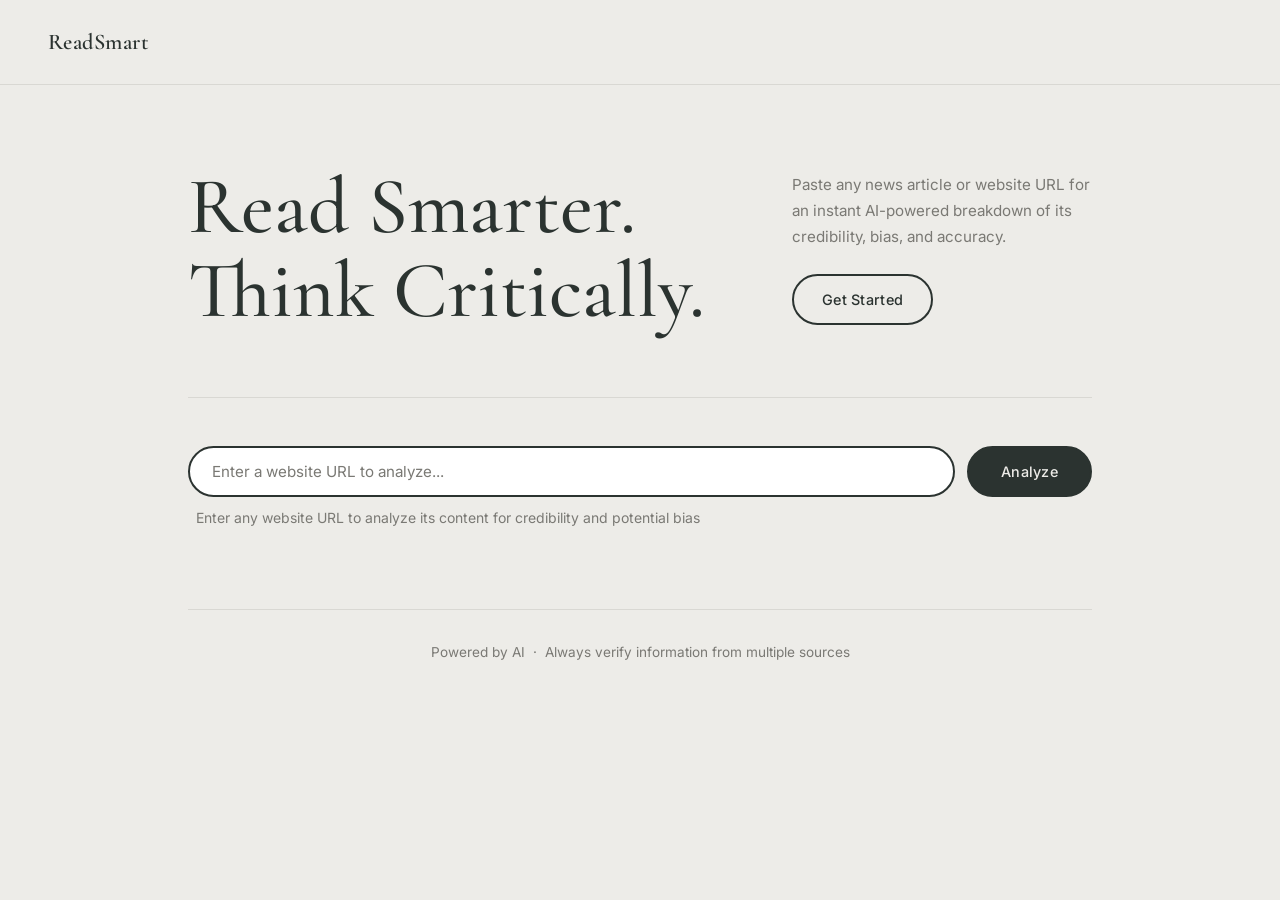
<file: frontend/index.html>
<!DOCTYPE html>
<html lang="en">
<head>
    <meta charset="UTF-8">
    <meta name="viewport" content="width=device-width, initial-scale=1.0">
    <title>ReadSmart - AI Content Analyzer</title>
    <link rel="preconnect" href="https://fonts.googleapis.com">
    <link rel="preconnect" href="https://fonts.gstatic.com" crossorigin>
    <link href="https://fonts.googleapis.com/css2?family=Cormorant+Garamond:wght@400;500;600&family=Inter:wght@400;500;600&display=swap" rel="stylesheet">
    <link rel="stylesheet" href="styles.css">
</head>
<body>
    <nav>
        <span class="brand">ReadSmart</span>
    </nav>

    <div class="container">
        <!-- Hero -->
        <section class="hero">
            <h1>Read Smarter.<br>Think Critically.</h1>
            <div class="hero-right">
                <p>Paste any news article or website URL for an instant AI-powered breakdown of its credibility, bias, and accuracy.</p>
                <a href="#analyze" class="btn-outline">Get Started</a>
            </div>
        </section>

        <!-- Analysis Form -->
        <main id="analyze">
            <div class="analysis-form">
                <div class="input-group">
                    <input
                        type="text"
                        id="urlInput"
                        placeholder="Enter a website URL to analyze..."
                        autocomplete="off"
                    >
                    <button id="analyzeBtn" class="btn-primary">Analyze</button>
                </div>
                <p class="hint">Enter any website URL to analyze its content for credibility and potential bias</p>
            </div>

            <!-- Loading State -->
            <div id="loadingState" class="loading-state hidden">
                <div class="spinner"></div>
                <p>Analyzing website content...</p>
                <p class="loading-subtext">This may take 30–60 seconds depending on content length</p>
            </div>

            <!-- Error State -->
            <div id="errorState" class="error-state hidden">
                <h3>Analysis Failed</h3>
                <p id="errorMessage"></p>
                <button id="retryBtn" class="btn-outline">Try Again</button>
            </div>

            <!-- Results Section -->
            <div id="resultsSection" class="results-section hidden">
                <!-- Credibility Score -->
                <div class="result-card score-card">
                    <h2>Credibility Score</h2>
                    <div class="score-display">
                        <div class="score-circle" id="scoreCircle">
                            <span id="scoreValue">--</span>
                            <span class="score-label">/100</span>
                        </div>
                        <p id="scoreInterpretation" class="score-interpretation"></p>
                    </div>
                </div>

                <!-- Quick Assessment Grid -->
                <div class="assessment-grid">
                    <div class="assessment-card">
                        <h3>Context Accuracy</h3>
                        <div id="contextStatus" class="status-badge">--</div>
                        <p id="contextExplanation" class="explanation"></p>
                    </div>

                    <div class="assessment-card">
                        <h3>Propaganda Detection</h3>
                        <div id="propagandaStatus" class="status-badge">--</div>
                        <p id="propagandaExplanation" class="explanation"></p>
                    </div>
                </div>

                <!-- Content Overview -->
                <div class="result-card">
                    <h3>Content Overview</h3>
                    <p id="contentContext" class="content-description"></p>
                </div>

                <!-- Detailed Analysis -->
                <div class="result-card detailed-analysis">
                    <h3>Detailed Analysis</h3>

                    <div class="analysis-section" id="keyConcernsSection">
                        <h4>Key Concerns</h4>
                        <ul id="keyConcernsList" class="concerns-list"></ul>
                    </div>

                    <div class="analysis-section" id="positiveIndicatorsSection">
                        <h4>Positive Indicators</h4>
                        <ul id="positiveIndicatorsList" class="indicators-list"></ul>
                    </div>

                    <div class="analysis-section" id="summarySection">
                        <h4>Summary</h4>
                        <p id="summaryText"></p>
                    </div>
                </div>

                <!-- Metadata -->
                <div class="metadata">
                    <span id="analyzedUrl"></span>
                    <span id="analysisDuration"></span>
                    <span id="requestId"></span>
                </div>

                <!-- Action Buttons -->
                <div class="action-buttons">
                    <button id="newAnalysisBtn" class="btn-primary">Analyze Another URL</button>
                </div>
            </div>
        </main>

        <!-- Footer -->
        <footer>
            <p>Powered by AI &nbsp;&middot;&nbsp; Always verify information from multiple sources</p>
        </footer>
    </div>

    <script src="app.js"></script>
</body>
</html>
</file>
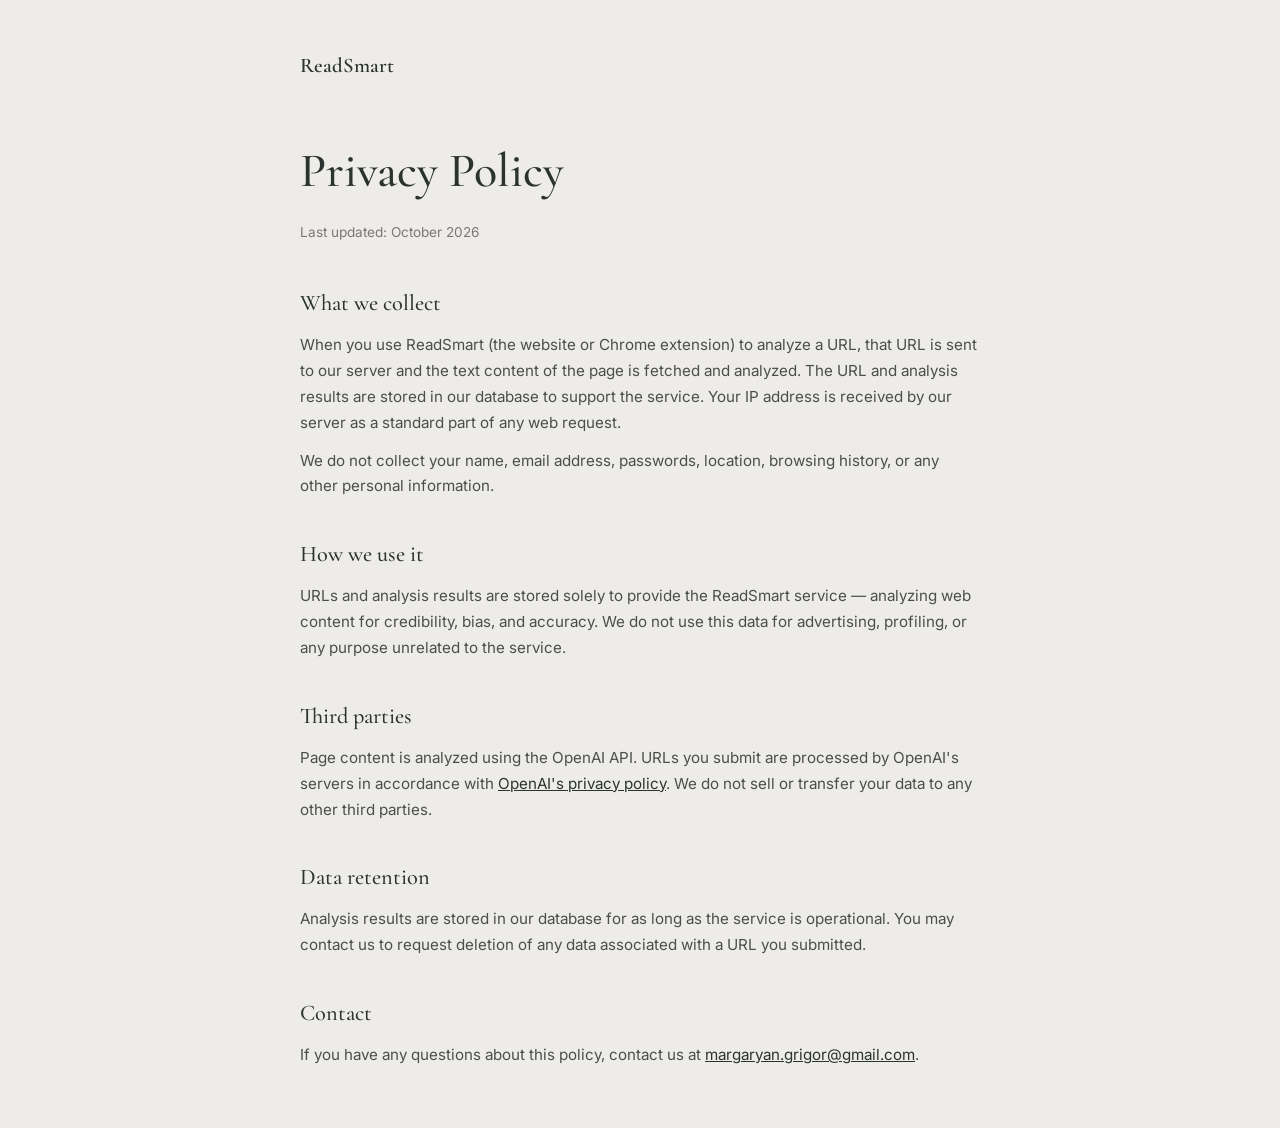
<file: frontend/privacy.html>
<!DOCTYPE html>
<html lang="en">
<head>
    <meta charset="UTF-8">
    <meta name="viewport" content="width=device-width, initial-scale=1.0">
    <title>Privacy Policy – ReadSmart</title>
    <link rel="preconnect" href="https://fonts.googleapis.com">
    <link rel="preconnect" href="https://fonts.gstatic.com" crossorigin>
    <link href="https://fonts.googleapis.com/css2?family=Cormorant+Garamond:wght@400;500;600&family=Inter:wght@400;500;600&display=swap" rel="stylesheet">
    <style>
        *, *::before, *::after { margin: 0; padding: 0; box-sizing: border-box; }
        body {
            font-family: 'Inter', -apple-system, sans-serif;
            background: #edece8;
            color: #2b3330;
            line-height: 1.7;
            padding: 48px 24px;
        }
        .container { max-width: 680px; margin: 0 auto; }
        nav { margin-bottom: 48px; }
        .brand {
            font-family: 'Cormorant Garamond', Georgia, serif;
            font-size: 1.3rem;
            font-weight: 600;
            text-decoration: none;
            color: #2b3330;
        }
        h1 {
            font-family: 'Cormorant Garamond', Georgia, serif;
            font-size: 3rem;
            font-weight: 500;
            margin-bottom: 8px;
        }
        .date { font-size: 0.85rem; color: #7a7974; margin-bottom: 40px; }
        h2 {
            font-family: 'Cormorant Garamond', Georgia, serif;
            font-size: 1.4rem;
            font-weight: 500;
            margin: 36px 0 10px;
        }
        p { color: #4a4f4d; margin-bottom: 12px; font-size: 0.95rem; }
        a { color: #2b3330; }
    </style>
</head>
<body>
    <div class="container">
        <nav><a class="brand" href="/">ReadSmart</a></nav>

        <h1>Privacy Policy</h1>
        <p class="date">Last updated: October 2026</p>

        <h2>What we collect</h2>
        <p>When you use ReadSmart (the website or Chrome extension) to analyze a URL, that URL is sent to our server and the text content of the page is fetched and analyzed. The URL and analysis results are stored in our database to support the service. Your IP address is received by our server as a standard part of any web request.</p>
        <p>We do not collect your name, email address, passwords, location, browsing history, or any other personal information.</p>

        <h2>How we use it</h2>
        <p>URLs and analysis results are stored solely to provide the ReadSmart service — analyzing web content for credibility, bias, and accuracy. We do not use this data for advertising, profiling, or any purpose unrelated to the service.</p>

        <h2>Third parties</h2>
        <p>Page content is analyzed using the OpenAI API. URLs you submit are processed by OpenAI's servers in accordance with <a href="https://openai.com/policies/privacy-policy" target="_blank">OpenAI's privacy policy</a>. We do not sell or transfer your data to any other third parties.</p>

        <h2>Data retention</h2>
        <p>Analysis results are stored in our database for as long as the service is operational. You may contact us to request deletion of any data associated with a URL you submitted.</p>

        <h2>Contact</h2>
        <p>If you have any questions about this policy, contact us at <a href="mailto:margaryan.grigor@gmail.com">margaryan.grigor@gmail.com</a>.</p>
    </div>
</body>
</html>
</file>
<file: frontend/styles.css>
/* ---- Reset & Base ---- */
*, *::before, *::after {
    margin: 0;
    padding: 0;
    box-sizing: border-box;
}

:root {
    --bg: #edece8;
    --surface: #ffffff;
    --surface-alt: #f5f4f0;
    --text: #2b3330;
    --text-muted: #7a7974;
    --border: #d9d8d3;
    --success: #3d7a52;
    --warning: #a87832;
    --danger: #9b3535;
    --success-bg: #edf5f0;
    --warning-bg: #fdf6ea;
    --danger-bg: #faecec;
}

body {
    font-family: 'Inter', -apple-system, BlinkMacSystemFont, 'Segoe UI', sans-serif;
    background: var(--bg);
    color: var(--text);
    line-height: 1.6;
    min-height: 100vh;
}

/* ---- Nav ---- */
nav {
    padding: 24px 48px;
    border-bottom: 1px solid var(--border);
}

.brand {
    font-family: 'Cormorant Garamond', Georgia, serif;
    font-size: 1.4rem;
    font-weight: 600;
    color: var(--text);
    letter-spacing: 0.02em;
}

/* ---- Container ---- */
.container {
    max-width: 1000px;
    margin: 0 auto;
    padding: 0 48px;
}

/* ---- Hero ---- */
.hero {
    display: flex;
    justify-content: space-between;
    align-items: flex-end;
    padding: 80px 0 64px;
    gap: 48px;
}

.hero h1 {
    font-family: 'Cormorant Garamond', Georgia, serif;
    font-size: 5rem;
    font-weight: 500;
    line-height: 1.05;
    color: var(--text);
    flex: 1;
}

.hero-right {
    flex: 0 0 300px;
    display: flex;
    flex-direction: column;
    align-items: flex-start;
    gap: 24px;
    padding-bottom: 8px;
}

.hero-right p {
    color: var(--text-muted);
    font-size: 0.95rem;
    line-height: 1.7;
}

/* ---- Buttons ---- */
.btn-primary {
    padding: 14px 32px;
    font-family: 'Inter', sans-serif;
    font-size: 0.9rem;
    font-weight: 500;
    border: 2px solid var(--text);
    border-radius: 50px;
    cursor: pointer;
    transition: all 0.2s;
    background: var(--text);
    color: var(--bg);
    letter-spacing: 0.02em;
    white-space: nowrap;
}

.btn-primary:hover {
    background: transparent;
    color: var(--text);
}

.btn-primary:disabled {
    opacity: 0.4;
    cursor: not-allowed;
}

.btn-outline {
    display: inline-block;
    padding: 12px 28px;
    font-family: 'Inter', sans-serif;
    font-size: 0.9rem;
    font-weight: 500;
    border: 2px solid var(--text);
    border-radius: 50px;
    cursor: pointer;
    transition: all 0.2s;
    background: transparent;
    color: var(--text);
    letter-spacing: 0.02em;
    text-decoration: none;
}

.btn-outline:hover {
    background: var(--text);
    color: var(--bg);
}

/* ---- Main / Form ---- */
main {
    border-top: 1px solid var(--border);
    padding: 48px 0;
}

.analysis-form {
    margin-bottom: 32px;
}

.input-group {
    display: flex;
    gap: 12px;
    margin-bottom: 10px;
}

#urlInput {
    flex: 1;
    padding: 14px 22px;
    font-family: 'Inter', sans-serif;
    font-size: 0.95rem;
    border: 2px solid var(--border);
    border-radius: 50px;
    background: var(--surface);
    color: var(--text);
    transition: border-color 0.2s;
}

#urlInput:focus {
    outline: none;
    border-color: var(--text);
}

#urlInput::placeholder {
    color: var(--text-muted);
}

.hint {
    color: var(--text-muted);
    font-size: 0.875rem;
    padding-left: 8px;
}

/* ---- Loading ---- */
.loading-state {
    text-align: center;
    padding: 60px 20px;
    color: var(--text-muted);
}

.spinner {
    width: 36px;
    height: 36px;
    margin: 0 auto 20px;
    border: 3px solid var(--border);
    border-top-color: var(--text);
    border-radius: 50%;
    animation: spin 0.8s linear infinite;
}

@keyframes spin {
    to { transform: rotate(360deg); }
}

.loading-subtext {
    font-size: 0.875rem;
    margin-top: 8px;
}

/* ---- Error ---- */
.error-state {
    text-align: center;
    padding: 48px 20px;
}

.error-state h3 {
    font-family: 'Cormorant Garamond', Georgia, serif;
    font-size: 2rem;
    font-weight: 500;
    color: var(--danger);
    margin-bottom: 12px;
}

.error-state p {
    color: var(--text-muted);
    margin-bottom: 24px;
}

/* ---- Results ---- */
.results-section {
    animation: fadeIn 0.4s ease;
}

@keyframes fadeIn {
    from { opacity: 0; transform: translateY(16px); }
    to { opacity: 1; transform: translateY(0); }
}

.result-card {
    background: var(--surface);
    border-radius: 4px;
    padding: 32px;
    margin-bottom: 16px;
    border: 1px solid var(--border);
}

.result-card h2 {
    font-family: 'Cormorant Garamond', Georgia, serif;
    font-weight: 500;
    font-size: 1.8rem;
    margin-bottom: 16px;
}

.result-card h3 {
    font-family: 'Cormorant Garamond', Georgia, serif;
    font-weight: 500;
    font-size: 1.4rem;
    margin-bottom: 16px;
    padding-bottom: 12px;
    border-bottom: 1px solid var(--border);
}

/* Score Card */
.score-card {
    background: var(--text);
    border-color: var(--text);
    text-align: center;
}

.score-card h2 {
    color: rgba(237, 236, 232, 0.6);
    font-size: 0.85rem;
    font-family: 'Inter', sans-serif;
    font-weight: 500;
    letter-spacing: 0.12em;
    text-transform: uppercase;
    margin-bottom: 28px;
}

.score-display {
    display: flex;
    flex-direction: column;
    align-items: center;
    gap: 20px;
}

.score-circle {
    width: 140px;
    height: 140px;
    border-radius: 50%;
    border: 2px solid rgba(237, 236, 232, 0.2);
    display: flex;
    align-items: center;
    justify-content: center;
    flex-direction: column;
    gap: 2px;
}

.score-circle.high  { border-color: var(--success); }
.score-circle.medium { border-color: var(--warning); }
.score-circle.low   { border-color: var(--danger); }

#scoreValue {
    font-family: 'Cormorant Garamond', Georgia, serif;
    font-size: 3.5rem;
    font-weight: 500;
    line-height: 1;
    color: var(--bg);
}

.score-label {
    font-size: 1rem;
    color: rgba(237, 236, 232, 0.5);
}

.score-interpretation {
    font-size: 0.9rem;
    color: rgba(237, 236, 232, 0.75);
    max-width: 400px;
}

/* Assessment Grid */
.assessment-grid {
    display: grid;
    grid-template-columns: repeat(auto-fit, minmax(240px, 1fr));
    gap: 16px;
    margin-bottom: 16px;
}

.assessment-card {
    background: var(--surface);
    border-radius: 4px;
    padding: 28px;
    border: 1px solid var(--border);
}

.assessment-card h3 {
    font-family: 'Cormorant Garamond', Georgia, serif;
    font-size: 1.3rem;
    font-weight: 500;
    margin-bottom: 16px;
    padding-bottom: 0;
    border-bottom: none;
    color: var(--text);
}

.status-badge {
    display: inline-block;
    padding: 5px 14px;
    border-radius: 50px;
    font-size: 0.78rem;
    font-weight: 500;
    letter-spacing: 0.06em;
    text-transform: uppercase;
    margin-bottom: 12px;
}

.status-badge.yes       { background: var(--danger-bg);  color: var(--danger); }
.status-badge.no        { background: var(--success-bg); color: var(--success); }
.status-badge.uncertain { background: var(--warning-bg); color: var(--warning); }

.explanation {
    font-size: 0.875rem;
    color: var(--text-muted);
    line-height: 1.6;
}

/* Detailed Analysis */
.analysis-section {
    margin-bottom: 28px;
}

.analysis-section:last-child {
    margin-bottom: 0;
}

.analysis-section h4 {
    font-family: 'Cormorant Garamond', Georgia, serif;
    font-size: 1.15rem;
    font-weight: 500;
    margin-bottom: 12px;
    color: var(--text);
}

.concerns-list,
.indicators-list {
    list-style: none;
    padding: 0;
    display: flex;
    flex-direction: column;
    gap: 8px;
}

.concerns-list li {
    padding: 12px 16px;
    border-radius: 4px;
    font-size: 0.9rem;
    line-height: 1.5;
    background: var(--danger-bg);
    color: var(--danger);
    border-left: 3px solid var(--danger);
}

.indicators-list li {
    padding: 12px 16px;
    border-radius: 4px;
    font-size: 0.9rem;
    line-height: 1.5;
    background: var(--success-bg);
    color: var(--success);
    border-left: 3px solid var(--success);
}

#summaryText {
    font-size: 0.9rem;
    color: var(--text-muted);
    line-height: 1.7;
    padding: 20px;
    background: var(--surface-alt);
    border-radius: 4px;
}

.content-description {
    color: var(--text-muted);
    line-height: 1.7;
    font-size: 0.95rem;
}

/* Metadata */
.metadata {
    display: flex;
    flex-wrap: wrap;
    gap: 24px;
    padding: 20px 0;
    font-size: 0.8rem;
    color: var(--text-muted);
    margin-bottom: 24px;
    border-top: 1px solid var(--border);
}

/* Action Buttons */
.action-buttons {
    text-align: center;
    padding-bottom: 16px;
}

/* ---- Footer ---- */
footer {
    border-top: 1px solid var(--border);
    padding: 32px 0;
    text-align: center;
    font-size: 0.85rem;
    color: var(--text-muted);
}

/* ---- Utility ---- */
.hidden {
    display: none !important;
}

/* ---- Responsive ---- */
@media (max-width: 768px) {
    nav {
        padding: 20px 24px;
    }

    .container {
        padding: 0 24px;
    }

    .hero {
        flex-direction: column;
        align-items: flex-start;
        padding: 48px 0 40px;
        gap: 32px;
    }

    .hero h1 {
        font-size: 3.2rem;
    }

    .hero-right {
        flex: none;
        width: 100%;
    }

    .input-group {
        flex-direction: column;
    }

    .btn-primary {
        width: 100%;
        text-align: center;
    }

    .assessment-grid {
        grid-template-columns: 1fr;
    }
}
</file>
